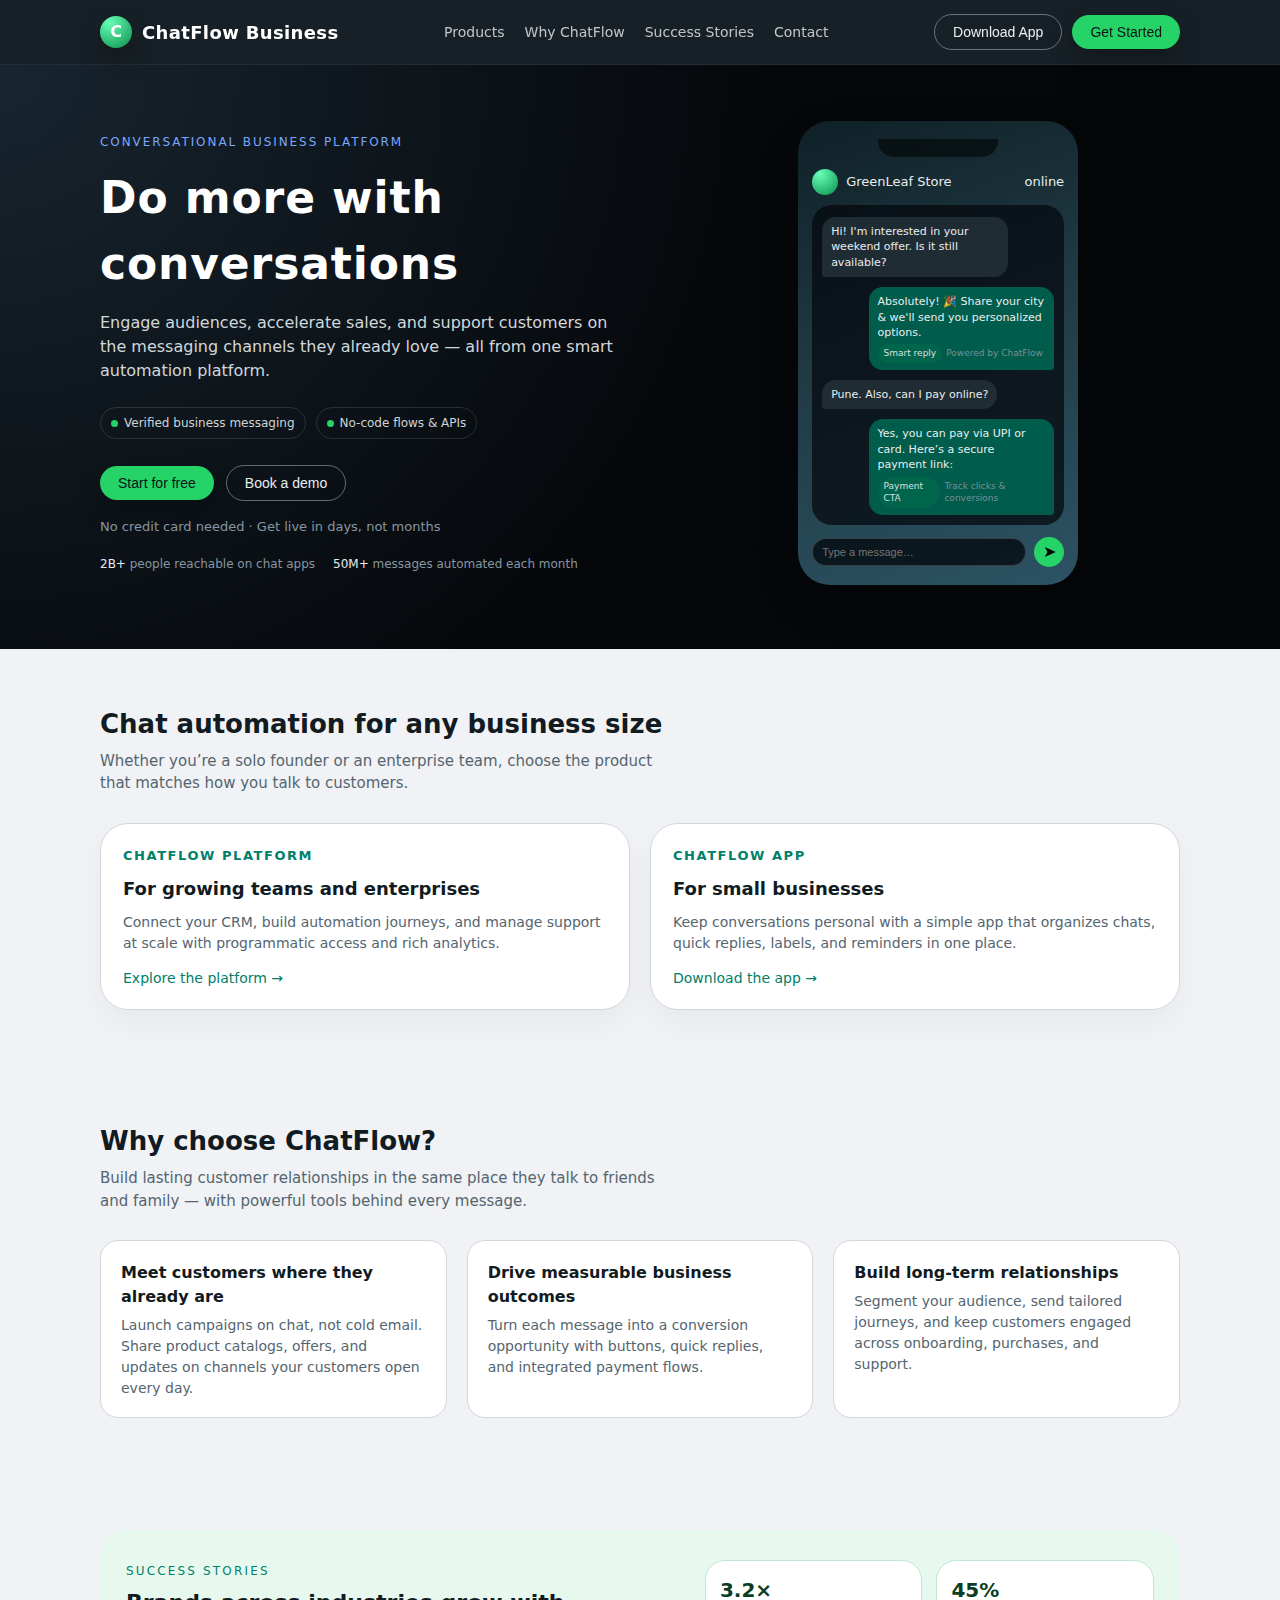
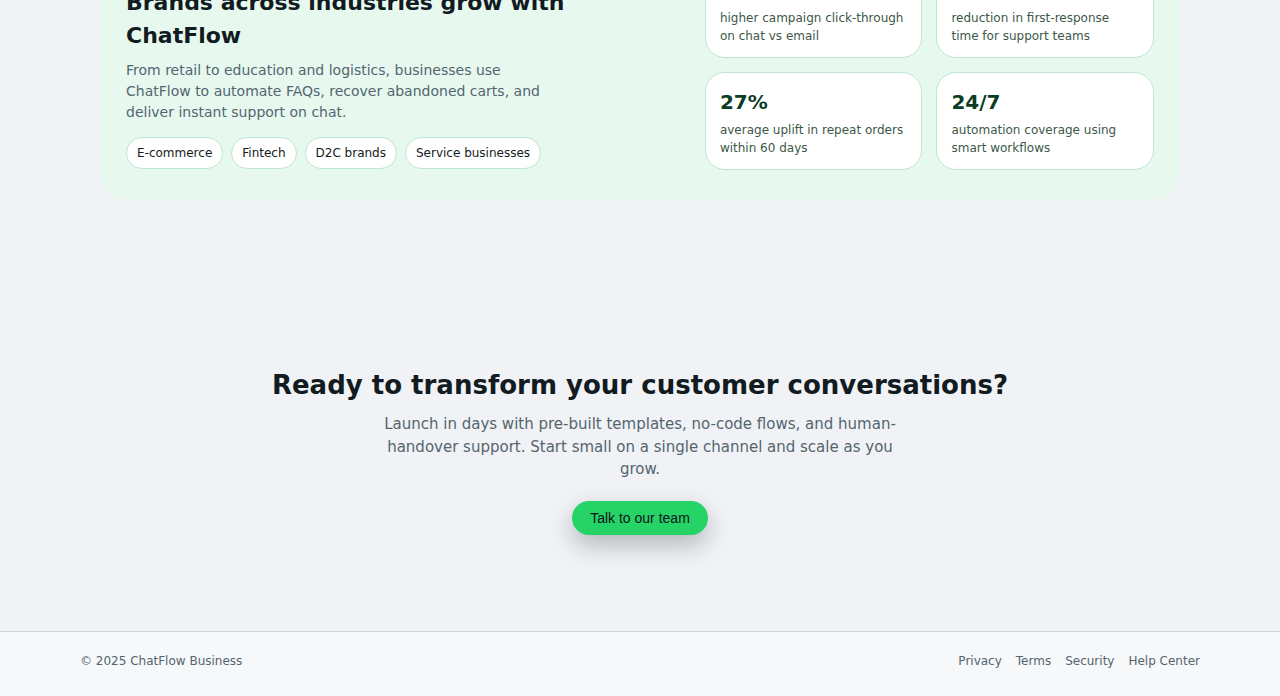
<file: whatsapp.html>
<!DOCTYPE html>
<html lang="en">
<head>
  <meta charset="UTF-8" />
  <title>ChatFlow Business | Do more with conversations</title>
  <meta name="viewport" content="width=device-width, initial-scale=1.0" />
  <style>
    :root {
      --bg-dark: #0b141a;
      --bg-light: #ffffff;
      --primary: #25d366;
      --primary-soft: #e7f9ef;
      --text-main: #111b21;
      --text-muted: #54656f;
      --border-soft: #d1d7db;
      --radius-lg: 18px;
      --radius-xl: 28px;
      --shadow-soft: 0 18px 45px rgba(0,0,0,0.12);
    }

    * {
      box-sizing: border-box;
      margin: 0;
      padding: 0;
    }

    body {
      font-family: system-ui, -apple-system, BlinkMacSystemFont, "Inter", sans-serif;
      color: var(--text-main);
      background: #f0f2f5;
      line-height: 1.5;
    }

    a {
      text-decoration: none;
      color: inherit;
    }

    /* NAVBAR */
    .nav {
      position: sticky;
      top: 0;
      z-index: 50;
      background: rgba(11, 20, 26, 0.95);
      backdrop-filter: blur(18px);
      border-bottom: 1px solid rgba(255,255,255,0.06);
    }

    .nav-inner {
      max-width: 1120px;
      margin: 0 auto;
      padding: 14px 20px;
      display: flex;
      align-items: center;
      justify-content: space-between;
      gap: 18px;
    }

    .nav-left {
      display: flex;
      align-items: center;
      gap: 10px;
    }

    .nav-logo-circle {
      width: 32px;
      height: 32px;
      border-radius: 999px;
      background: radial-gradient(circle at 30% 20%, #67ffb6, #0b8f4d);
      display: flex;
      align-items: center;
      justify-content: center;
      font-size: 16px;
      color: #fff;
      font-weight: 700;
      box-shadow: 0 10px 25px rgba(0,0,0,0.3);
    }

    .nav-title {
      color: #fff;
      font-size: 18px;
      font-weight: 600;
      letter-spacing: 0.02em;
    }

    .nav-links {
      display: flex;
      align-items: center;
      gap: 20px;
      color: #e9edef;
      font-size: 14px;
    }

    .nav-links a {
      opacity: 0.8;
    }

    .nav-links a:hover {
      opacity: 1;
    }

    .nav-cta {
      display: flex;
      align-items: center;
      gap: 10px;
    }

    .btn {
      display: inline-flex;
      align-items: center;
      justify-content: center;
      border-radius: 999px;
      padding: 9px 18px;
      font-size: 14px;
      font-weight: 500;
      border: none;
      cursor: pointer;
      transition: transform 0.15s ease, box-shadow 0.15s ease, background 0.15s ease;
      white-space: nowrap;
    }

    .btn-primary {
      background: var(--primary);
      color: #0b141a;
      box-shadow: 0 10px 25px rgba(0,0,0,0.25);
    }

    .btn-primary:hover {
      transform: translateY(-1px);
      box-shadow: 0 16px 35px rgba(0,0,0,0.35);
    }

    .btn-ghost {
      background: transparent;
      color: #e9edef;
      border: 1px solid rgba(233,237,239,0.4);
    }

    .btn-ghost:hover {
      background: rgba(233,237,239,0.08);
    }

    /* HERO */
    .hero {
      background: radial-gradient(circle at top left, #18252f 0, #05070a 55%, #050607 100%);
      color: #fff;
    }

    .hero-inner {
      max-width: 1120px;
      margin: 0 auto;
      padding: 56px 20px 64px;
      display: grid;
      grid-template-columns: minmax(0, 1.15fr) minmax(0, 1fr);
      gap: 40px;
      align-items: center;
    }

    .hero-label {
      font-size: 12px;
      text-transform: uppercase;
      letter-spacing: 0.16em;
      color: #7aa7ff;
      margin-bottom: 14px;
    }

    .hero-title {
      font-size: clamp(32px, 4vw, 44px);
      font-weight: 700;
      letter-spacing: 0.02em;
      margin-bottom: 14px;
    }

    .hero-subtitle {
      font-size: 16px;
      color: #d1d7db;
      max-width: 520px;
      margin-bottom: 24px;
    }

    .hero-badges {
      display: flex;
      flex-wrap: wrap;
      gap: 10px;
      margin-bottom: 26px;
    }

    .hero-badge {
      font-size: 12px;
      padding: 6px 10px;
      border-radius: 999px;
      border: 1px solid rgba(255,255,255,0.12);
      color: #cfd4d8;
      display: inline-flex;
      align-items: center;
      gap: 6px;
    }

    .hero-badge-dot {
      width: 7px;
      height: 7px;
      border-radius: 999px;
      background: #25d366;
    }

    .hero-cta-row {
      display: flex;
      flex-wrap: wrap;
      gap: 12px;
      align-items: center;
      margin-bottom: 16px;
    }

    .hero-cta-note {
      font-size: 13px;
      color: #8696a0;
    }

    .hero-trust {
      display: flex;
      flex-wrap: wrap;
      gap: 18px;
      margin-top: 18px;
      font-size: 12px;
      color: #8696a0;
    }

    .hero-trust strong {
      color: #e9edef;
      font-weight: 500;
    }

    /* Hero Right "Phone" Card */
    .hero-phone-wrap {
      display: flex;
      justify-content: center;
    }

    .phone-card {
      width: 280px;
      border-radius: 32px;
      padding: 18px 14px;
      background: linear-gradient(160deg, #0f2027 0%, #203a43 45%, #2c5364 100%);
      box-shadow: var(--shadow-soft);
      position: relative;
      overflow: hidden;
    }

    .phone-notch {
      width: 120px;
      height: 18px;
      border-radius: 0 0 16px 16px;
      background: rgba(0,0,0,0.55);
      margin: 0 auto 12px;
    }

    .phone-header {
      display: flex;
      justify-content: space-between;
      align-items: center;
      color: #e9edef;
      font-size: 13px;
      margin-bottom: 10px;
    }

    .phone-header-left {
      display: flex;
      align-items: center;
      gap: 8px;
    }

    .avatar {
      width: 26px;
      height: 26px;
      border-radius: 999px;
      background: radial-gradient(circle at 30% 20%, #67ffb6, #0b8f4d);
    }

    .phone-body {
      background: rgba(5,10,15,0.75);
      border-radius: 20px;
      padding: 10px;
      display: flex;
      flex-direction: column;
      gap: 8px;
    }

    .bubble-row {
      display: flex;
      margin-top: 2px;
    }

    .bubble-row.me {
      justify-content: flex-end;
    }

    .bubble {
      max-width: 80%;
      padding: 7px 9px;
      border-radius: 14px;
      font-size: 11px;
      line-height: 1.4;
    }

    .bubble.me {
      background: #005c4b;
      color: #e9edef;
      border-bottom-right-radius: 3px;
    }

    .bubble.them {
      background: #202c33;
      color: #e9edef;
      border-bottom-left-radius: 3px;
    }

    .bubble-tag {
      display: inline-flex;
      align-items: center;
      gap: 4px;
      margin-top: 4px;
      font-size: 9px;
      opacity: 0.9;
    }

    .bubble-tag-pill {
      background: rgba(11, 148, 81, 0.18);
      border-radius: 999px;
      padding: 3px 6px;
    }

    .bubble-tag-label {
      color: #8696a0;
    }

    .phone-footer {
      margin-top: 12px;
      display: flex;
      gap: 8px;
      align-items: center;
    }

    .phone-input {
      flex: 1;
      font-size: 11px;
      padding: 7px 9px;
      border-radius: 999px;
      border: 1px solid rgba(255,255,255,0.18);
      background: rgba(4,10,15,0.8);
      color: #cfd4d8;
    }

    .phone-send-btn {
      width: 30px;
      height: 30px;
      border-radius: 999px;
      border: none;
      background: #25d366;
      font-size: 16px;
      cursor: pointer;
    }

    /* SECTION WRAPPER */
    .section {
      max-width: 1120px;
      margin: 0 auto;
      padding: 56px 20px;
    }

    .section-title {
      font-size: 26px;
      margin-bottom: 6px;
    }

    .section-subtitle {
      font-size: 15px;
      color: var(--text-muted);
      max-width: 560px;
      margin-bottom: 28px;
    }

    /* Products / Size Cards */
    .product-grid {
      display: grid;
      grid-template-columns: repeat(2, minmax(0, 1fr));
      gap: 20px;
    }

    .product-card {
      background: var(--bg-light);
      border-radius: var(--radius-xl);
      padding: 22px 22px 20px;
      border: 1px solid var(--border-soft);
      box-shadow: 0 14px 30px rgba(0,0,0,0.04);
      display: flex;
      flex-direction: column;
      gap: 10px;
    }

    .product-label {
      font-size: 13px;
      font-weight: 600;
      letter-spacing: 0.12em;
      text-transform: uppercase;
      color: #008069;
    }

    .product-heading {
      font-size: 18px;
      font-weight: 600;
    }

    .product-text {
      font-size: 14px;
      color: var(--text-muted);
    }

    .product-link {
      font-size: 14px;
      color: #008069;
      font-weight: 500;
      margin-top: 4px;
    }

    /* Why Choose Us */
    .why-grid {
      display: grid;
      grid-template-columns: repeat(3, minmax(0, 1fr));
      gap: 20px;
    }

    .why-card {
      background: var(--bg-light);
      border-radius: var(--radius-lg);
      padding: 20px 20px 18px;
      border: 1px solid var(--border-soft);
    }

    .why-title {
      font-size: 16px;
      font-weight: 600;
      margin-bottom: 6px;
    }

    .why-text {
      font-size: 14px;
      color: var(--text-muted);
    }

    /* Success Stories */
    .success-band {
      background: var(--primary-soft);
      border-radius: 26px;
      padding: 30px 26px;
      display: grid;
      grid-template-columns: minmax(0, 1.1fr) minmax(0, 0.9fr);
      gap: 30px;
      align-items: center;
    }

    .success-kicker {
      font-size: 12px;
      letter-spacing: 0.18em;
      text-transform: uppercase;
      color: #008069;
      margin-bottom: 6px;
    }

    .success-title {
      font-size: 22px;
      margin-bottom: 8px;
    }

    .success-text {
      font-size: 14px;
      color: var(--text-muted);
      margin-bottom: 14px;
      max-width: 420px;
    }

    .success-tags {
      display: flex;
      flex-wrap: wrap;
      gap: 8px;
      font-size: 12px;
    }

    .success-tag-pill {
      background: #fff;
      border-radius: 999px;
      padding: 6px 10px;
      border: 1px solid #c0e6d1;
    }

    .success-metrics {
      display: grid;
      grid-template-columns: repeat(2, minmax(0, 1fr));
      gap: 14px;
    }

    .metric-card {
      background: #fff;
      border-radius: 20px;
      padding: 14px 14px 12px;
      border: 1px solid #c0e6d1;
    }

    .metric-value {
      font-size: 20px;
      font-weight: 700;
      margin-bottom: 4px;
      color: #0b3d25;
    }

    .metric-label {
      font-size: 12px;
      color: #3c5746;
    }

    /* CTA Section */
    .cta-block {
      text-align: center;
      padding: 54px 20px 40px;
    }

    .cta-title {
      font-size: 26px;
      margin-bottom: 8px;
    }

    .cta-text {
      font-size: 15px;
      color: var(--text-muted);
      max-width: 520px;
      margin: 0 auto 20px;
    }

    /* FOOTER */
    .footer {
      border-top: 1px solid #d1d7db;
      background: #f7f8fa;
      padding: 20px 20px 26px;
    }

    .footer-inner {
      max-width: 1120px;
      margin: 0 auto;
      display: flex;
      flex-wrap: wrap;
      justify-content: space-between;
      gap: 16px;
      font-size: 12px;
      color: #54656f;
    }

    .footer-links {
      display: flex;
      flex-wrap: wrap;
      gap: 14px;
    }

    .footer-links a {
      text-decoration: none;
      color: inherit;
    }

    .footer-links a:hover {
      text-decoration: underline;
    }

    /* RESPONSIVE */
    @media (max-width: 900px) {
      .hero-inner {
        grid-template-columns: minmax(0, 1fr);
        padding-top: 42px;
      }
      .hero-phone-wrap {
        order: -1;
      }
      .product-grid {
        grid-template-columns: minmax(0, 1fr);
      }
      .why-grid {
        grid-template-columns: minmax(0, 1fr);
      }
      .success-band {
        grid-template-columns: minmax(0, 1fr);
      }
    }

    @media (max-width: 700px) {
      .nav-links {
        display: none;
      }
      .nav-inner {
        padding-inline: 14px;
      }
      .hero-inner {
        padding-inline: 16px;
      }
      .section {
        padding-inline: 16px;
      }
    }
  </style>
</head>
<body>

  <!-- NAVBAR -->
  <header class="nav">
    <div class="nav-inner">
      <div class="nav-left">
        <div class="nav-logo-circle">C</div>
        <div class="nav-title">ChatFlow Business</div>
      </div>

      <nav class="nav-links">
        <a href="#products">Products</a>
        <a href="#why">Why ChatFlow</a>
        <a href="#stories">Success Stories</a>
        <a href="#contact">Contact</a>
      </nav>

      <div class="nav-cta">
        <button class="btn btn-ghost">Download App</button>
        <button class="btn btn-primary">Get Started</button>
      </div>
    </div>
  </header>

  <!-- HERO -->
  <section class="hero">
    <div class="hero-inner">
      <div>
        <div class="hero-label">CONVERSATIONAL BUSINESS PLATFORM</div>
        <h1 class="hero-title">Do more with conversations</h1>
        <p class="hero-subtitle">
          Engage audiences, accelerate sales, and support customers on the messaging channels
          they already love — all from one smart automation platform.
        </p>

        <div class="hero-badges">
          <span class="hero-badge">
            <span class="hero-badge-dot"></span>
            Verified business messaging
          </span>
          <span class="hero-badge">
            <span class="hero-badge-dot"></span>
            No-code flows & APIs
          </span>
        </div>

        <div class="hero-cta-row">
          <button class="btn btn-primary">Start for free</button>
          <button class="btn btn-ghost">Book a demo</button>
        </div>
        <p class="hero-cta-note">No credit card needed · Get live in days, not months</p>

        <div class="hero-trust">
          <div><strong>2B+</strong> people reachable on chat apps</div>
          <div><strong>50M+</strong> messages automated each month</div>
        </div>
      </div>

      <div class="hero-phone-wrap">
        <div class="phone-card">
          <div class="phone-notch"></div>
          <div class="phone-header">
            <div class="phone-header-left">
              <div class="avatar"></div>
              <span>GreenLeaf Store</span>
            </div>
            <span>online</span>
          </div>
          <div class="phone-body">
            <div class="bubble-row them">
              <div class="bubble them">
                Hi! I'm interested in your weekend offer. Is it still available?
              </div>
            </div>
            <div class="bubble-row me">
              <div class="bubble me">
                Absolutely! 🎉 Share your city & we'll send you personalized options.
                <div class="bubble-tag">
                  <span class="bubble-tag-pill">Smart reply</span>
                  <span class="bubble-tag-label">Powered by ChatFlow</span>
                </div>
              </div>
            </div>
            <div class="bubble-row them">
              <div class="bubble them">
                Pune. Also, can I pay online?
              </div>
            </div>
            <div class="bubble-row me">
              <div class="bubble me">
                Yes, you can pay via UPI or card. Here’s a secure payment link:
                <div class="bubble-tag">
                  <span class="bubble-tag-pill">Payment CTA</span>
                  <span class="bubble-tag-label">Track clicks & conversions</span>
                </div>
              </div>
            </div>
          </div>
          <div class="phone-footer">
            <input class="phone-input" placeholder="Type a message…" />
            <button class="phone-send-btn">➤</button>
          </div>
        </div>
      </div>
    </div>
  </section>

  <!-- PRODUCTS SECTION -->
  <section class="section" id="products">
    <h2 class="section-title">Chat automation for any business size</h2>
    <p class="section-subtitle">
      Whether you’re a solo founder or an enterprise team, choose the product that matches
      how you talk to customers.
    </p>

    <div class="product-grid">
      <article class="product-card">
        <div class="product-label">ChatFlow Platform</div>
        <h3 class="product-heading">For growing teams and enterprises</h3>
        <p class="product-text">
          Connect your CRM, build automation journeys, and manage support at scale with
          programmatic access and rich analytics.
        </p>
        <a href="#" class="product-link">Explore the platform →</a>
      </article>

      <article class="product-card">
        <div class="product-label">ChatFlow App</div>
        <h3 class="product-heading">For small businesses</h3>
        <p class="product-text">
          Keep conversations personal with a simple app that organizes chats, quick replies,
          labels, and reminders in one place.
        </p>
        <a href="#" class="product-link">Download the app →</a>
      </article>
    </div>
  </section>

  <!-- WHY CHOOSE US -->
  <section class="section" id="why">
    <h2 class="section-title">Why choose ChatFlow?</h2>
    <p class="section-subtitle">
      Build lasting customer relationships in the same place they talk to friends and family — with powerful tools behind every message.
    </p>

    <div class="why-grid">
      <article class="why-card">
        <h3 class="why-title">Meet customers where they already are</h3>
        <p class="why-text">
          Launch campaigns on chat, not cold email. Share product catalogs, offers, and updates on channels your customers open every day.
        </p>
      </article>
      <article class="why-card">
        <h3 class="why-title">Drive measurable business outcomes</h3>
        <p class="why-text">
          Turn each message into a conversion opportunity with buttons, quick replies, and integrated payment flows.
        </p>
      </article>
      <article class="why-card">
        <h3 class="why-title">Build long-term relationships</h3>
        <p class="why-text">
          Segment your audience, send tailored journeys, and keep customers engaged across onboarding, purchases, and support.
        </p>
      </article>
    </div>
  </section>

  <!-- SUCCESS STORIES STYLE BAND -->
  <section class="section" id="stories">
    <div class="success-band">
      <div>
        <div class="success-kicker">SUCCESS STORIES</div>
        <h2 class="success-title">Brands across industries grow with ChatFlow</h2>
        <p class="success-text">
          From retail to education and logistics, businesses use ChatFlow to automate FAQs,
          recover abandoned carts, and deliver instant support on chat.
        </p>
        <div class="success-tags">
          <span class="success-tag-pill">E-commerce</span>
          <span class="success-tag-pill">Fintech</span>
          <span class="success-tag-pill">D2C brands</span>
          <span class="success-tag-pill">Service businesses</span>
        </div>
      </div>
      <div class="success-metrics">
        <article class="metric-card">
          <div class="metric-value">3.2×</div>
          <div class="metric-label">higher campaign click-through on chat vs email</div>
        </article>
        <article class="metric-card">
          <div class="metric-value">45%</div>
          <div class="metric-label">reduction in first-response time for support teams</div>
        </article>
        <article class="metric-card">
          <div class="metric-value">27%</div>
          <div class="metric-label">average uplift in repeat orders within 60 days</div>
        </article>
        <article class="metric-card">
          <div class="metric-value">24/7</div>
          <div class="metric-label">automation coverage using smart workflows</div>
        </article>
      </div>
    </div>
  </section>

  <!-- CTA -->
  <section class="section">
    <div class="cta-block" id="contact">
      <h2 class="cta-title">Ready to transform your customer conversations?</h2>
      <p class="cta-text">
        Launch in days with pre-built templates, no-code flows, and human-handover support.
        Start small on a single channel and scale as you grow.
      </p>
      <button class="btn btn-primary">Talk to our team</button>
    </div>
  </section>

  <!-- FOOTER -->
  <footer class="footer">
    <div class="footer-inner">
      <div>© 2025 ChatFlow Business</div>
      <div class="footer-links">
        <a href="#">Privacy</a>
        <a href="#">Terms</a>
        <a href="#">Security</a>
        <a href="#">Help Center</a>
      </div>
    </div>
  </footer>

</body>
</html>
</file>
